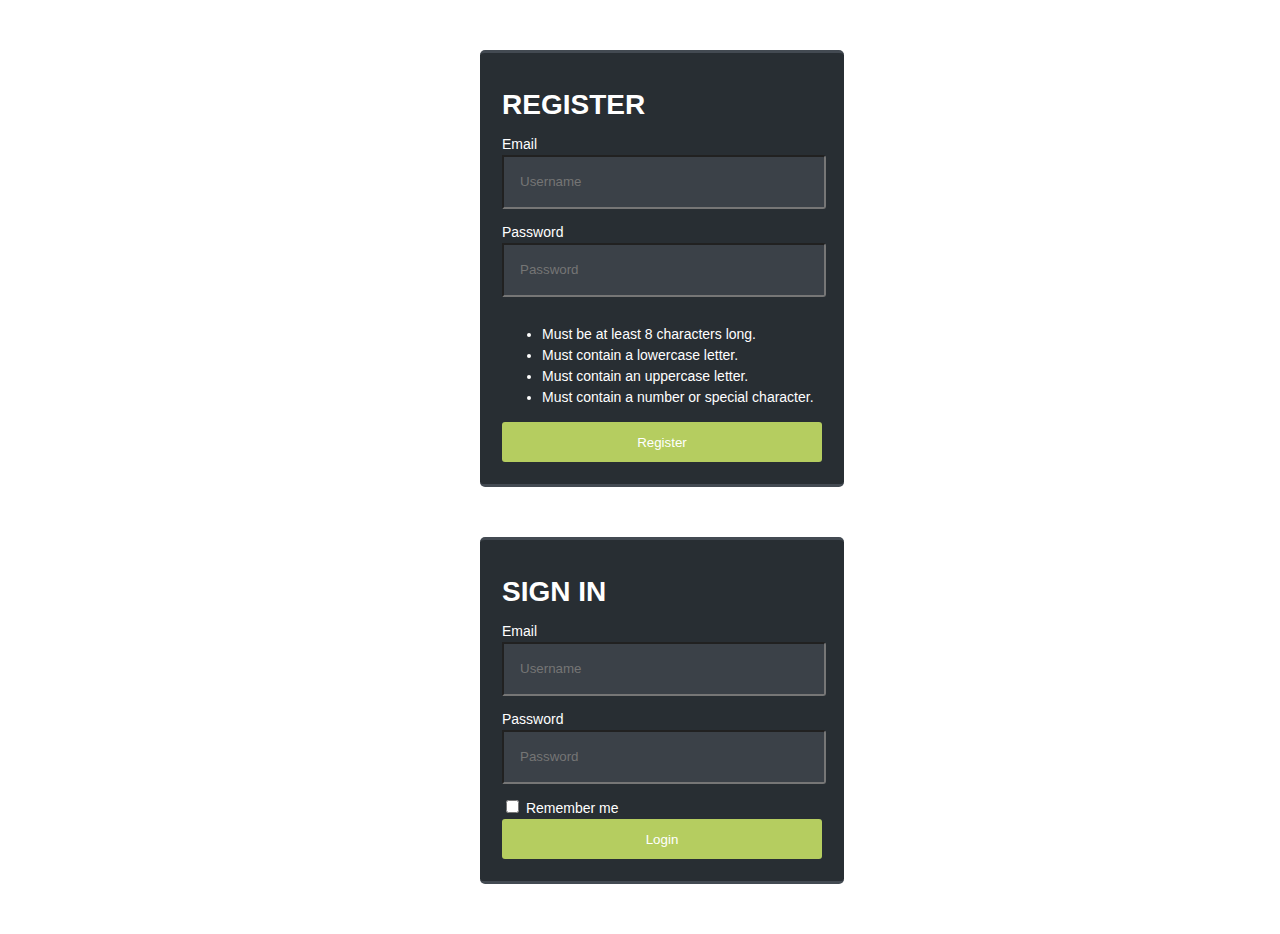
<file: SS10/index.html>
<!DOCTYPE html>
<html lang="en">

<head>
  <meta charset="UTF-8">
  <meta http-equiv="X-UA-Compatible" content="IE=edge">
  <meta name="viewport" content="width=device-width, initial-scale=1.0">
  <title>Document</title>
  <link rel="stylesheet" href="style.css">
</head>

<body>
  <div class="login">
    <form name='form-login'>

      <h1>REGISTER</h1>

      <label for="name">Email</label>
      <input type="email" id="name" placeholder="Username" required>

      <label for="pw">Password</label>
      <input type="password" id="pw" placeholder="Password" required>

      <ul class="helper-text">
        <li class="length">Must be at least 8 characters long.</li>
        <li class="lowercase">Must contain a lowercase letter.</li>
        <li class="uppercase">Must contain an uppercase letter.</li>
        <li class="special">Must contain a number or special character.</li>
      </ul>
      <input id="rgstr_btn" type="submit" value="Register" onclick="store()">

    </form>
  </div>

  <div class="login">
    <form name='form-login'>

      <h1>SIGN IN</h1>

      <label for="userName">Email</label>
      <input type="email" id="userName" placeholder="Username" required>

      <label for="userPw">Password</label>
      <input type="password" id="userPw" placeholder="Password" required>

      <div id="remember">
        <input type="checkbox" value="lsRememberMe" id="rememberMe" style="display: inline-block;">
        <label>Remember me</label>
      </div>

      <input id="login_btn" type="submit" value="Login" onclick="check()">

    </form>
  </div>


  <script src="./app.js"></script>
</body>

</html>
</file>
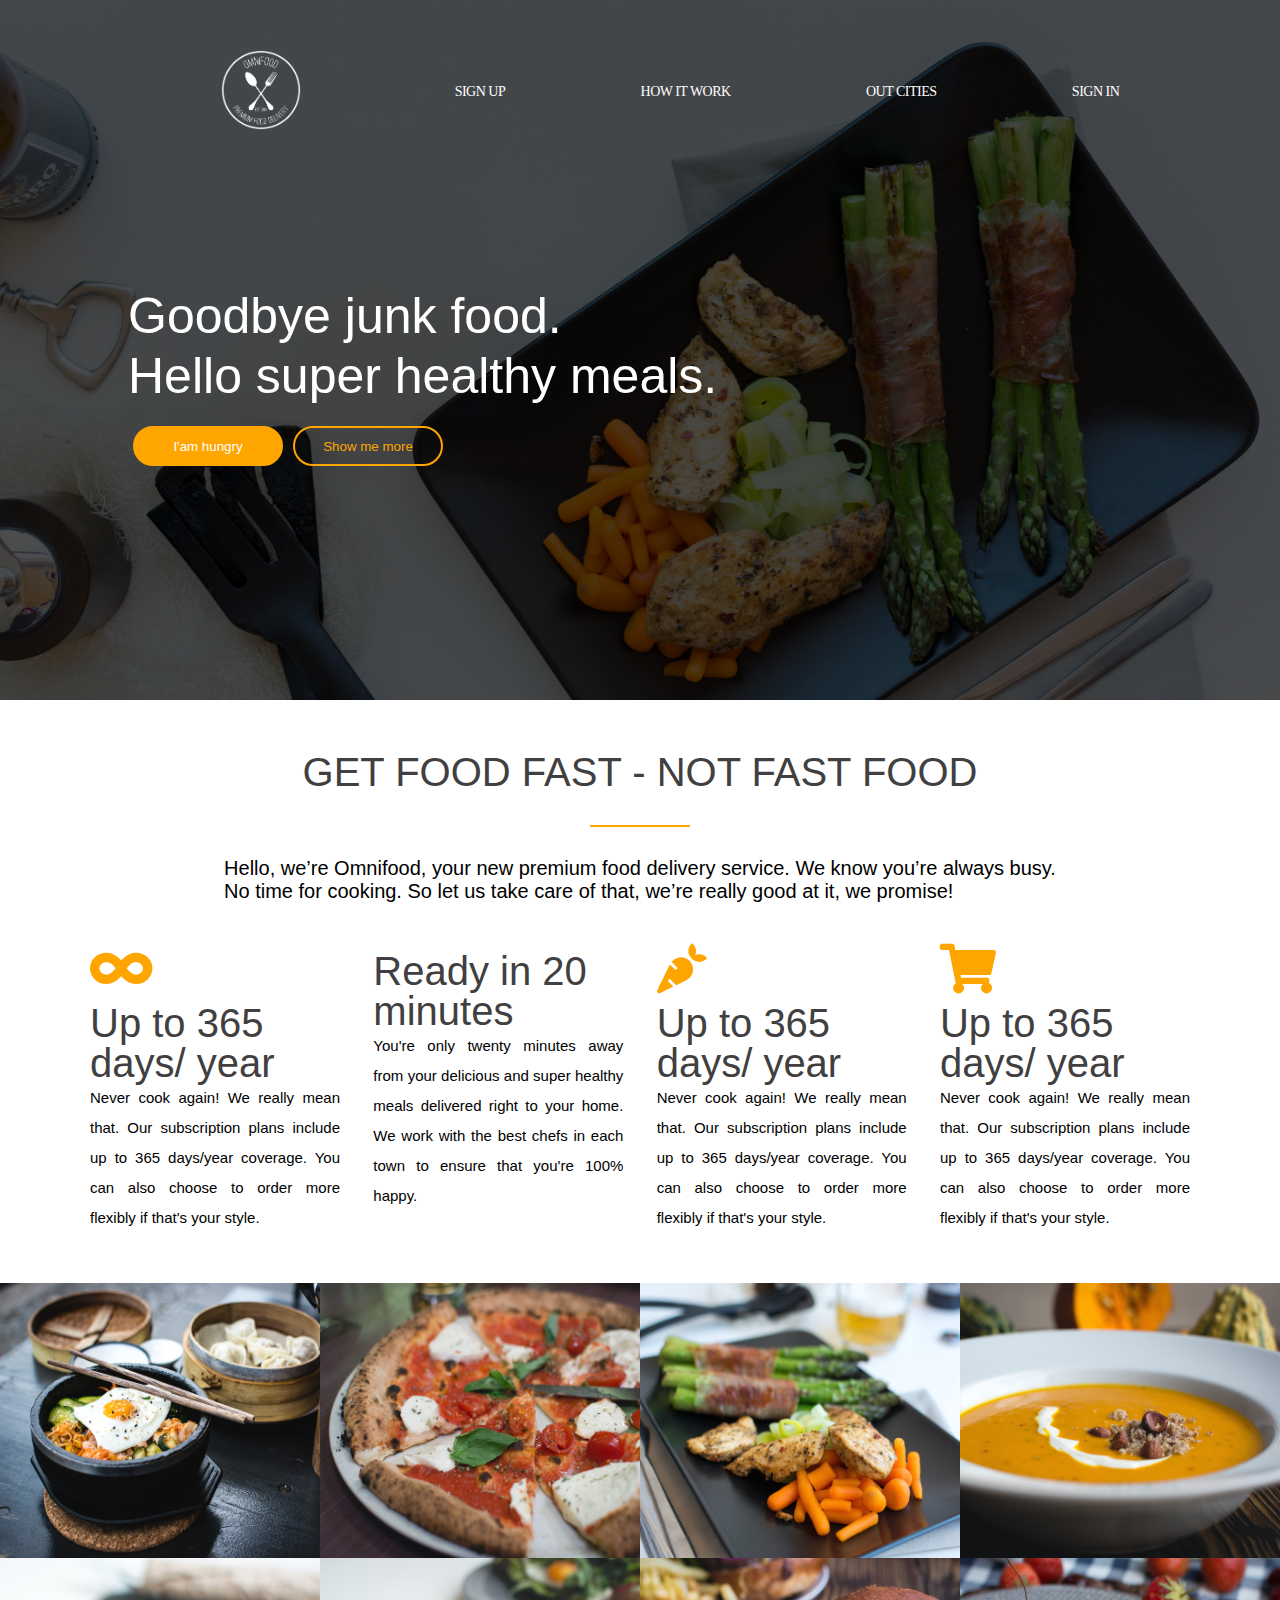
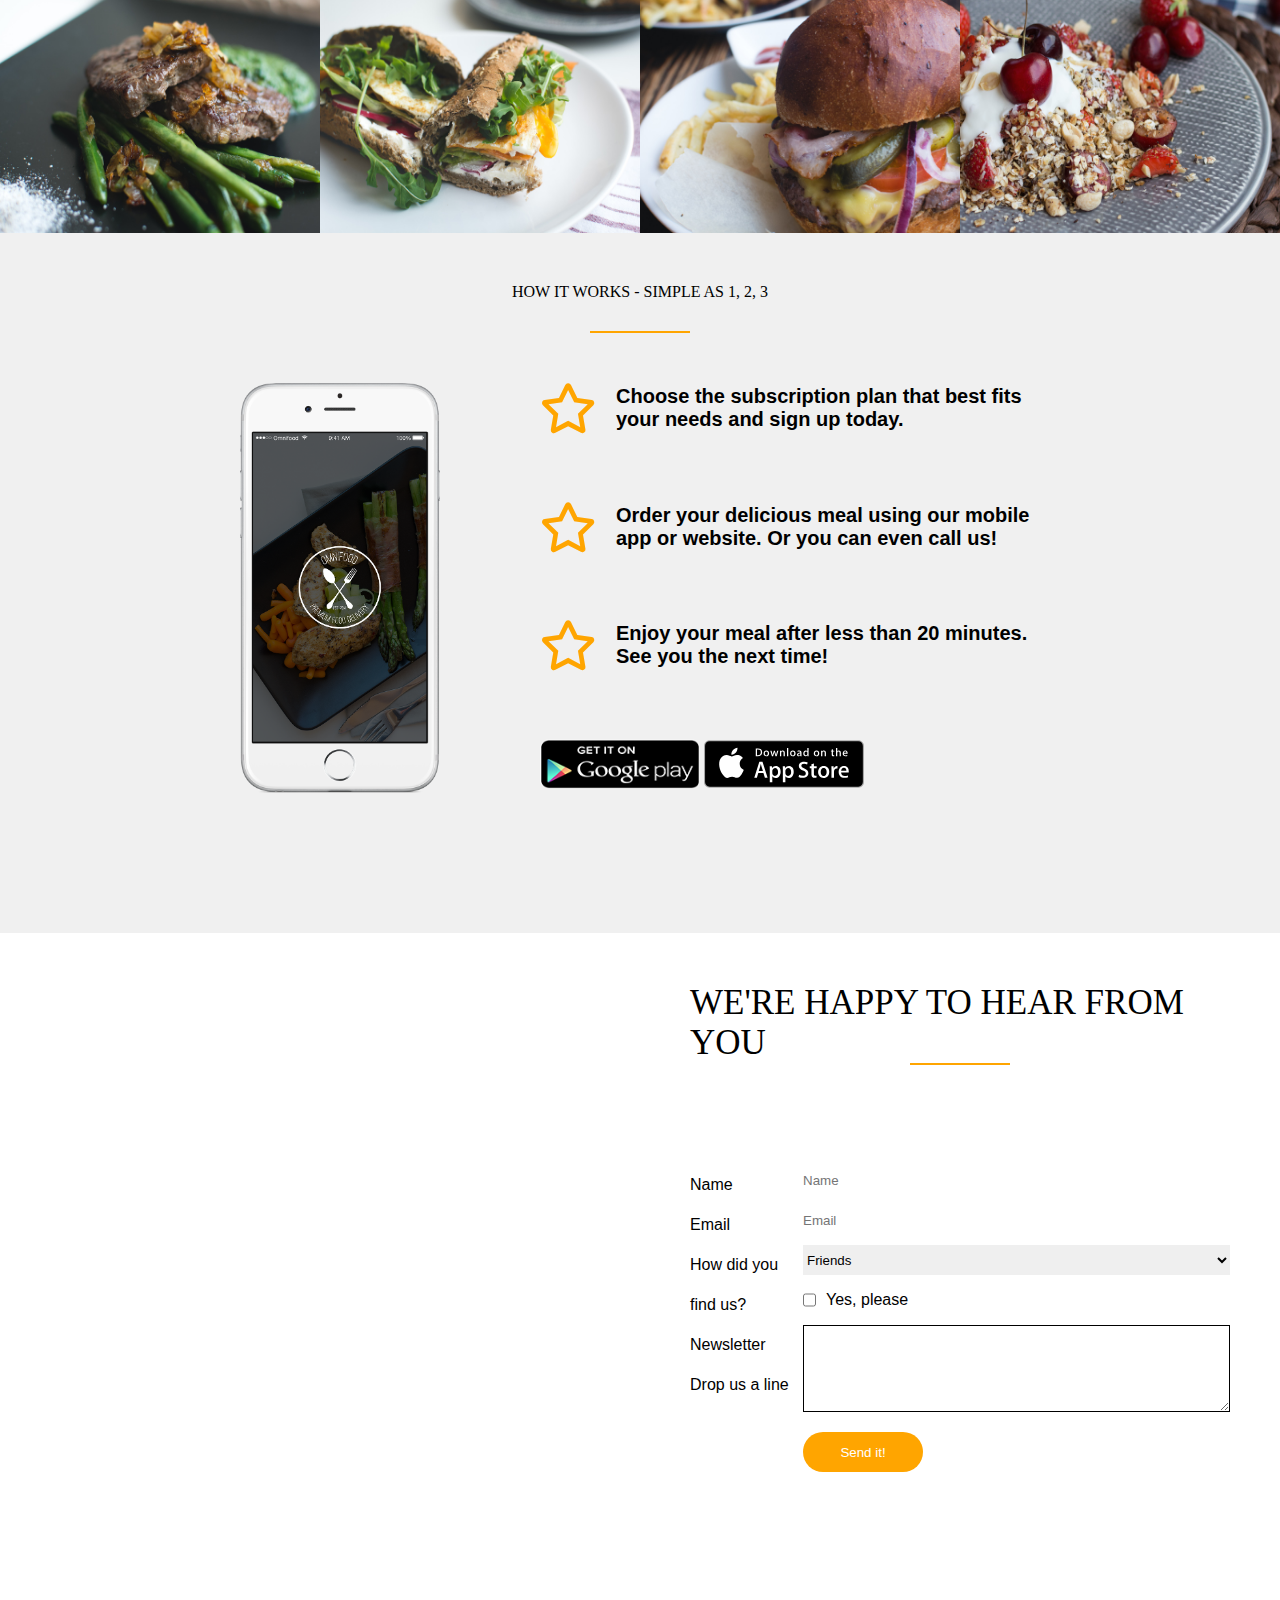
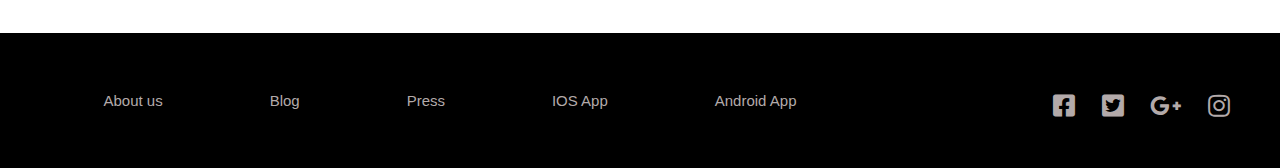
<file: SS2/index.html>
<!DOCTYPE html>
<html lang="en">

<head>
  <meta charset="UTF-8">
  <meta http-equiv="X-UA-Compatible" content="IE=edge">
  <meta name="viewport" content="width=device-width, initial-scale=1.0">
  <title>Document</title>
  <!-- nhung link fontawesome -->
  <link href="https://pro.fontawesome.com/releases/v5.12.0/css/all.css" rel="stylesheet">

  <link rel="stylesheet" href="./design.css">
</head>

<body>

  <!-- Bắt đầu code nhé -->
  <div class="home-menu">

    <!-- opacity sau khi hoan thien -->
    <div class="opacity-menu"></div>


    <!-- nav menu -->
    <nav>

      <div class="max-width">

        <div class="logo">
          <a href="#">
            <img src="./images/logo-white.png" alt="">
          </a>
        </div>

        <ul class="menu">
          <a href="#">
            <li>sign up</li>
          </a>
          <a href="#">
            <li>how it work</li>
          </a>
          <a href="#">
            <li>out cities</li>
          </a>
          <a href="#">
            <li>sign in</li>
          </a>
        </ul>



      </div>



    </nav>

    <!-- Content menu -->
    <div class="content-menu">
      <div class="text">
        <p>Goodbye junk food.</p>
        <p>Hello super healthy meals.</p>
      </div>

      <div class="multi-button">
        <button id="button1">I'am hungry</button>
        <button id="button2">Show me more</button>
      </div>

    </div>
  </div>


  <!-- Home content -->
  <div class="home-content">

    <div class="max-width">
      <p class="title">GET FOOD FAST - NOT FAST FOOD</p>
      <div class="orange-bar"></div>


      <div class="about">
        <p>Hello, we’re Omnifood, your new premium food delivery service. We know you’re always busy.</p>
        <p>No time for cooking. So let us take care of that, we’re really good at it, we promise!</p>

      </div>


      <div class="content-boxes">
        <!-- khối 1 -->
        <div class="content-box">
          <i class="fas fa-infinity"></i>
          <p class="title">Up to 365 days/ year</p>
          <p>
            Never cook again! We really mean that. Our subscription plans include up to 365 days/year coverage. You can
            also choose to order more flexibly if that's your style.
          </p>
        </div>
        <!-- khối 2 -->
        <div class="content-box">
          <i class="fal fa-alarm-clock"></i>
          <p class="title">Ready in 20 minutes</p>
          <p>
            You're only twenty minutes away from your delicious and super healthy meals delivered right to your home. We
            work with the best chefs in each town to ensure that you're 100% happy.
          </p>
        </div>
        <!-- khối 3 -->
        <div class="content-box">
          <i class="fas fa-carrot"></i>
          <p class="title">Up to 365 days/ year</p>
          <p>
            Never cook again! We really mean that. Our subscription plans include up to 365 days/year coverage. You can
            also choose to order more flexibly if that's your style.
          </p>
        </div>
        <!-- khối 4 -->
        <div class="content-box">
          <i class="fas fa-shopping-cart"></i>
          <p class="title">Up to 365 days/ year</p>
          <p>
            Never cook again! We really mean that. Our subscription plans include up to 365 days/year coverage. You can
            also choose to order more flexibly if that's your style.
          </p>
        </div>



      </div>

    </div>
  </div>

  <!-- Home Banner -->
  <div class="home-banner">
    <div class="banner-image"><img src="./images/1.jpg" alt=""></div>
    <div class="banner-image"><img src="./images/2.jpg" alt=""></div>
    <div class="banner-image"><img src="./images/3.jpg" alt=""></div>
    <div class="banner-image"><img src="./images/4.jpg" alt=""></div>
    <div class="banner-image"><img src="./images/5.jpg" alt=""></div>
    <div class="banner-image"><img src="./images/6.jpg" alt=""></div>
    <div class="banner-image"><img src="./images/7.jpg" alt=""></div>
    <div class="banner-image"><img src="./images/8.jpg" alt=""></div>
  </div>


  <!-- Content guidance -->
  <div class="content-guidance">

    <div class="max-width">
      <p class="title">HOW IT WORKS - SIMPLE AS 1, 2, 3</p>
      <div class="orange-bar"></div>
    </div>

    <div class="guidance">

      <img src="./images/app-iPhone.png" alt="">

      <div class="steps">
        <!-- step 1 -->
        <div class="step">
          <i class="far fa-star"></i>
          <p>Choose the subscription plan that best fits your needs and sign up today.</p>
        </div>
        <!-- step 2 -->
        <div class="step">
          <i class="far fa-star"></i>
          <p>Order your delicious meal using our mobile app or website. Or you can even call us!</p>
        </div>
        <!-- step 3 -->
        <div class="step">
          <i class="far fa-star"></i>
          <p>Enjoy your meal after less than 20 minutes. See you the next time!</p>
        </div>

        <!-- download -->
        <div class="download">
          <img src="./images/download-app-android.png" alt="">
          <img src="./images/download-app.svg" alt="">
        </div>
      </div>

    </div>

  </div>


  <!-- form feedback -->
  <div class="feedback-form">

    <div class="max-width">
      <p class="title">WE'RE HAPPY TO HEAR FROM YOU</p>
      <div class="orange-bar"></div>
    </div>


    <form class="feedback">

      <div class="label-area">
        <p>Name</p>
        <p>Email</p>
        <p>How did you find us?</p>
        <p>Newsletter</p>
        <p>Drop us a line</p>
      </div>

      <div class="input-area">
        <input type="text" placeholder="Name">
        <input type="text" placeholder="Email">

        <select id="how-to-find">
          <option value="Friends">Friends</option>
          <option value="Facebook">Facebook</option>
          <option value="Youtube">Youtube</option>
          <option value="News">News</option>
        </select>

        <div class="check-box">
          <input id="check" type="checkbox">
          <p>Yes, please</p>
        </div>

        <textarea name="" id="" cols="50" rows="5"></textarea>

        <button type="button">Send it!</button>

      </div>

    </form>
  </div>


  <!-- footer -->
  <!-- footer -->
  <div class="footer">

    <div class="max-width">

      <div class="info-top">
        <ul class="menu">
          <a href="#">
            <li>About us</li>
          </a>
          <a href="#">
            <li>Blog</li>
          </a>
          <a href="#">
            <li>Press</li>
          </a>
          <a href="#">
            <li>IOS App</li>
          </a>
          <a href="#">
            <li>Android App</li>
          </a>
        </ul>
        <div class="icon-contact">
          <i class="fab fa-facebook-square cursor-pointer"></i>
          <i class="fab fa-twitter-square cursor-pointer"></i>
          <i class="fab fa-google-plus-g cursor-pointer"></i>
          <i class="fab fa-instagram cursor-pointer"></i>
        </div>
      </div>
      <div class="infor-bottom">
        
      </div>
    </div>

  </div>

</body>

</html>
</file>
<file: SS2/design.css>
/* ép kiểu trang web */

* {
  margin: 0px;
  padding: 0px;
  outline: none;
  border: none;
  text-decoration: none;
  box-sizing: border-box;
}

/* 1 */

.max-width {
  max-width: 1300px;
  padding: 50px;
  margin: 0 auto;
  /* trên/dưới: 0     trái/phải: auto
  */
}

/* home-menu */

.home-menu {
  background-image: url('./images/hero.jpg');
  height: 700px;
  background-size: cover;
}

nav {
  margin-left: 10%;
}

nav .max-width {
  display: flex;
  justify-content: space-around;
}

nav .menu a {
  display: inline-block;
  padding: 0px 30px;
  color: #fff;
  font-size: 14px;
  letter-spacing: -.5px;
  text-decoration: none;
}

nav .menu a:hover {
  color: orange;
  transition: 1s;
}

nav .menu li {
  list-style: none;
  text-transform: uppercase;
}

.max-width .logo img {
  width: 80px;
  height: 80px;
}

.max-width .menu {
  width: 800px;
  display: flex;
  flex-direction: row;
  justify-content: space-around;
  align-items: center;
  /* nguoc voi direction */
}

/* 2 */

.opacity-menu {
  background-color: black;
  width: 100%;
  height: 700px;
  opacity: 0.7;
  position: absolute;
  z-index: 2;
}

.max-width .logo {
  z-index: 3;
}

.max-width .menu {
  z-index: 3;
}

/* Content menu */

.content-menu {
  width: 700px;
  height: 200px;
  margin-left: 10%;
  margin-top: 8%;
  color: #fff;
  position: relative;
  /* định vị vị trí: không thay đổi bố cục hay vị tri của thẻ đó */
  z-index: 3;
}

.content-menu .text p {
  font-family: 'Montserrat', sans-serif;
  font-size: 50px;
  font-weight: 150;
  line-height: 60px;
}

.content-menu .multi-button {
  width: 320px;
  margin-top: 20px;
  display: flex;
  justify-content: space-around;
}

.content-menu .multi-button button {
  width: 150px;
  height: 40px;
  outline: none;
  border: none;
  background: none;
  border: 2px solid orange;
  border-radius: 30px;
  cursor: pointer;
}

.content-menu .multi-button button:active {
  transform: scale(0.8);
  transition: all 1s;
}

#button1 {
  background-color: orange;
  color: #fff;
}

#button2 {
  color: orange;
}

/* Home content */

.home-content .max-width {
  display: flex;
  flex-direction: column;
  align-items: center;
}

.orange-bar {
  width: 100px;
  height: 2px;
  background-color: orange;
  margin-top: 30px;
}

.home-content .max-width .about {
  margin-top: 30px;
}

.home-content .max-width .about p {
  font-family: 'Montserrat', sans-serif;
  font-size: 20px;
  font-weight: 300;
}

/* Box content */

.home-content .max-width .content-boxes {
  display: flex;
  flex-direction: row;
  justify-content: space-between;
  margin: 0px auto;
  margin-top: 30px;
  width: 1100px;
}

/* khối nhỏ */

.max-width .content-boxes .content-box {
  width: 250px;
  height: fit-content;
}

.content-boxes .content-box i {
  color: orange;
  font-size: 50px;
  line-height: 70px;
}

.content-boxes .content-box p {
  font-family: 'Montserrat', sans-serif;
  font-size: 15px;
  line-height: 30px;
  /* font-weight: 600; */
  text-align: justify;
}

.content-boxes .content-box .title {
  font-size: 20px;
  text-align: left;
  line-height: 40px;
}

.home-content .max-width .title {
  font-size: 40px;
  font-weight: lighter;
  color: rgb(65, 63, 63);
  font-family: 'Montserrat', sans-serif;
}

/* Home Banner */

.home-banner {
  width: 100%;
  margin-top: 30px;
  margin: 0px auto;
  display: flex;
  flex-wrap: wrap;
  position: relative;
}

.home-banner .banner-image {
  width: 25%;
  height: 275px;
  z-index: 1;
}

.home-banner .banner-image img {
  width: 100%;
  height: 275px;
  border: none;
  display: block;
  z-index: 1;
}

/* Content guidance */

.content-guidance {
  width: 100%;
  height: 700px;
  background-color: rgb(240, 240, 240);
}

.content-guidance .max-width {
  display: flex;
  flex-direction: column;
  align-items: center;
  /* ap dung cho chieu ngang */
}

.content-guidance .guidance {
  width: 800px;
  height: fit-content;
  margin: 0px auto;
  display: flex;
  flex-direction: row;
  justify-content: space-between;
}

.content-guidance .guidance img {
  width: 200px;
  height: 410px;
}

.guidance .steps {
  width: 500px;
  display: flex;
  flex-direction: column;
  justify-content: space-between;
}

.steps .step {
  display: flex;
  align-items: center;
  justify-content: space-between;
}

.steps .step i {
  font-size: 50px;
  color: orange;
}

.steps .step p {
  font-family: 'Montserrat', sans-serif;
  margin-left: 20px;
  font-size: 20px;
  font-weight: 700;
}

.steps .download img {
  width: 160px;
  height: 50px;
}

/* form feedback */

.feedback-form {
  height: 700px;
  display: flex;
  flex-direction: column;
  align-items: flex-end;
}

.feedback-form .max-width {
  width: 50%;
  margin: 0px;
}

.feedback-form .max-width .title {
  font-size: 35px;
}

.feedback-form .max-width .orange-bar {
  margin: 0px auto;
}

form {
  width: 50%;
  padding: 50px;
  display: flex;
  flex-direction: row;
  justify-content: space-between;
}

form .label-area {
  width: 100%;
}

form .label-area p {
  font-family: 'Montserrat', sans-serif;
  line-height: 40px;
}

form .input-area {
  display: flex;
  flex-direction: column;
  width: 90%;
}

.input-area input {
  height: 30px;
  margin-bottom: 10px;
}

.input-area select {
  height: 30px;
  margin-bottom: 10px;
}

.input-area .check-box {
  display: flex;
  /* flex-direction: row; */
}

.input-area .check-box p {
  font-family: 'Montserrat', sans-serif;
  line-height: 30px;
  margin-left: 10px;
  /* display: block;
  text-align: end; */
}

.input-area button {
  background-color: orange;
  color: #fff;
  width: 120px;
  height: 40px;
  border-radius: 20px;
  margin-top: 20px;
  outline: none;
  cursor: pointer;
}

.input-area textarea {
  border: 1px solid black;
  padding: 5px;
}
.footer{
  background-color: black;
  width: 100%;

}
.footer .max-width{
    display: flex;
    flex-direction: column;
}
.footer .max-width .info-top{
  width: 100%;
  display: flex;
  flex-direction: row;
  justify-content: space-between;
}
.info-top .menu a{
  font-family: 'Montserrat', sans-serif;
  font-size: 15px;
  color: rgb(179, 170, 170);
}
.info-top .menu li{
  list-style: none;
}
.footer .info-top .icon-contact{
  color: rgb(179, 170, 170);
  width: 15%;
  margin-top: 10px;
  display: flex;
  font-size: 25px;
 
  justify-content: space-between;


}

.cursor-pointer{
  cursor: pointer;
}
</file>
<file: SS10/style.css>
@charset "utf-8";
@import url(http://weloveiconfonts.com/api/?family=fontawesome);

[class*="fontawesome-"]:before {
  font-family: 'FontAwesome', sans-serif;
}

body {
  background: white;
  color: white;
  font: 87.5%/1.5em 'Open Sans', sans-serif;
  margin: 0;
}

p {
  line-height: 1.5em;
}

after {
  clear: both;
}

.login {
  margin: 50px auto;
  width: 320px;
}

.login form {
  margin: auto;
  padding: 22px 22px 22px 22px;
  width: 100%;
  border-radius: 5px;
  background: #282e33;
  border-top: 3px solid #434a52;
  border-bottom: 3px solid #434a52;
}

.login form span {
  background-color: #363b41;
  border-radius: 3px 0px 0px 3px;
  border-right: 3px solid #434a52;
  color: #606468;
  display: block;
  float: left;
  line-height: 50px;
  text-align: center;
  width: 50px;
  height: 50px;
}

.login form input[type="email"] {
  background-color: #3b4148;
  border-radius: 0px 3px 3px 0px;
  color: #a9a9a9;
  margin-bottom: 1em;
  padding: 0 16px;
  width: 90%;
  height: 50px;
}

.login form input[type="password"] {
  background-color: #3b4148;
  border-radius: 0px 3px 3px 0px;
  color: #a9a9a9;
  margin-bottom: 1em;
  padding: 0 16px;
  width: 90%;
  height: 50px;
}

.login form input[type="submit"] {
  background: #b5cd60;
  border: 0;
  width: 100%;
  height: 40px;
  border-radius: 3px;
  color: white;
  cursor: pointer;
  transition: background 0.3s ease-in-out;
}

#login form input[type="submit"]:hover {
  background: #16aa56;
}
</file>
